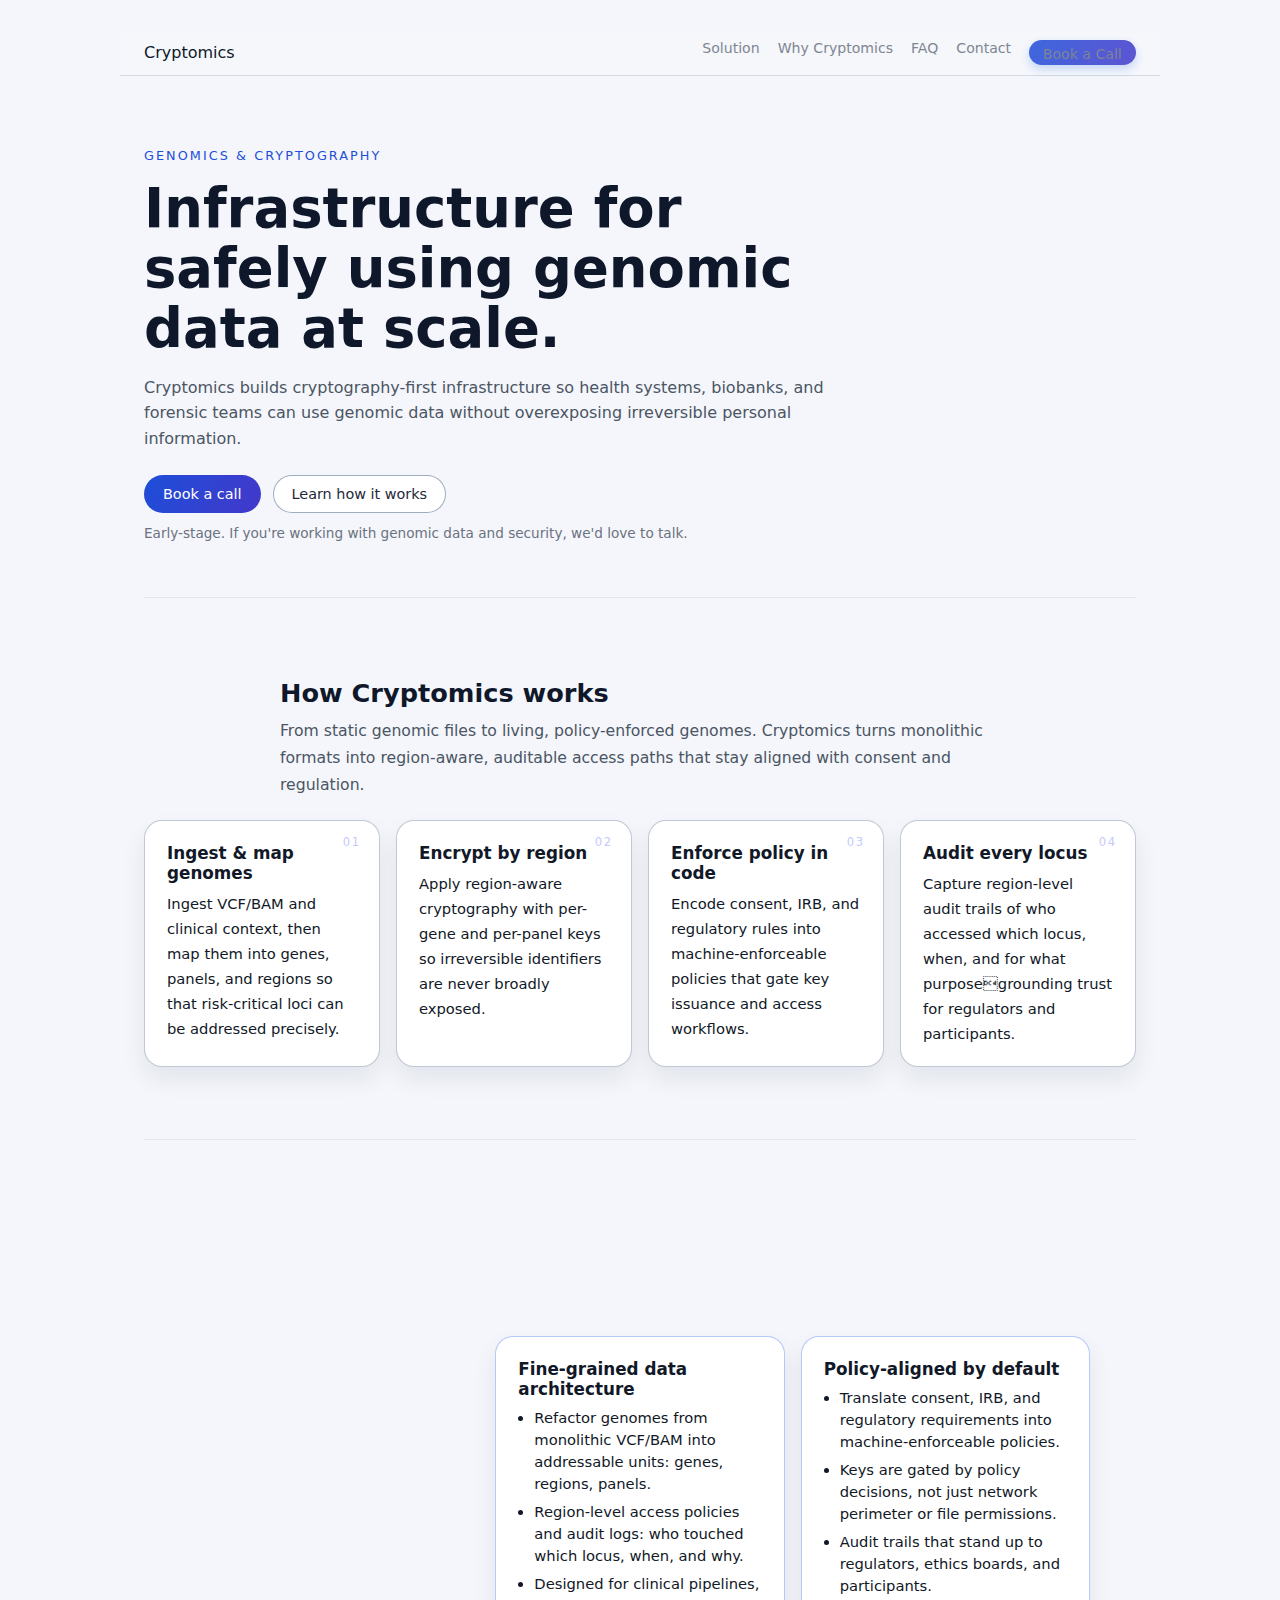
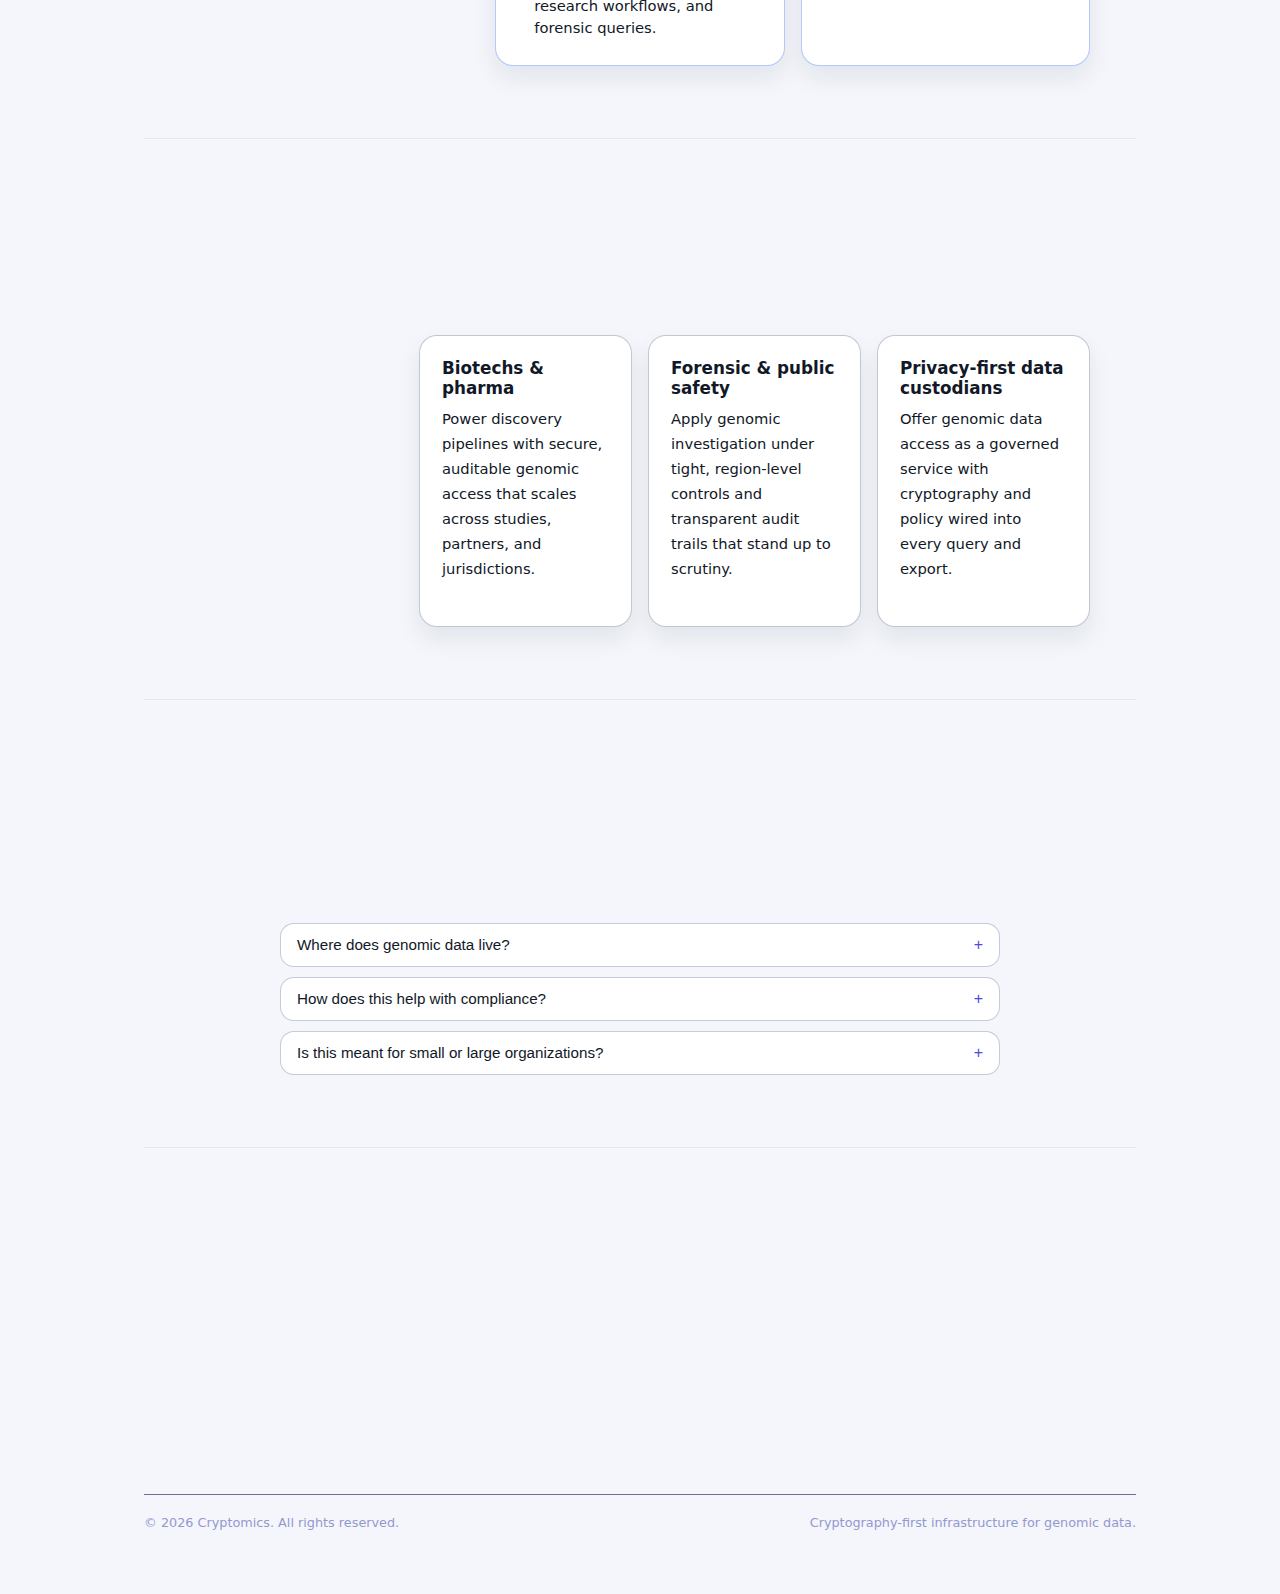
<file: index.html>
<!DOCTYPE html>
<html lang="en">
<head>
  <meta charset="UTF-8" />
  <meta name="viewport" content="width=device-width, initial-scale=1.0" />
  <title>Cryptomics – Securing the Genome</title>
  <meta name="description" content="Cryptomics builds cryptography-first infrastructure for safe, fine-grained access to genomic data." />
  <link rel="stylesheet" href="styles.css" />
</head>
<body>
  <div class="page">
    <header class="site-header">
      <div class="logo">Cryptomics</div>
      <nav class="nav">
        <a href="#how-it-works">Solution</a>
        <a href="#difference">Why Cryptomics</a>
        <a href="#faq">FAQ</a>
        <a href="contact.html">Contact</a>
        <a href="mailto:jcroyle@berkeley.edu" class="nav-cta">Book a Call</a>
      </nav>
    </header>

    <main>
      <section class="hero" id="top">
        <div class="hero-content reveal">
          <p class="eyebrow">GENOMICS & CRYPTOGRAPHY</p>
          <h1>Infrastructure for safely using genomic data at scale.</h1>
          <p class="hero-subtitle">
            Cryptomics builds cryptography-first infrastructure so health systems, biobanks, and forensic teams can use genomic data without
            overexposing irreversible personal information.
          </p>
          <div class="hero-actions">
            <a class="btn primary" href="mailto:hello@cryptomics.net">Book a call</a>
            <a class="btn secondary" href="#how-it-works">Learn how it works</a>
          </div>
          <p class="hero-footnote">Early-stage. If you're working with genomic data and security, we'd love to talk.</p>
        </div>
      </section>

      <section class="section" id="how-it-works">
        <div class="section-header reveal">
          <h2>How Cryptomics works</h2>
          <p>
            From static genomic files to living, policy-enforced genomes. Cryptomics turns monolithic formats into region-aware, auditable access paths
            that stay aligned with consent and regulation.
          </p>
        </div>
        <div class="grid how-grid">
          <div class="card step-card reveal">
            <div class="step-label">01</div>
            <h3>Ingest & map genomes</h3>
            <p>
              Ingest VCF/BAM and clinical context, then map them into genes, panels, and regions so that risk-critical loci can be addressed precisely.
            </p>
          </div>
          <div class="card step-card">
            <div class="step-label">02</div>
            <h3>Encrypt by region</h3>
            <p>
              Apply region-aware cryptography with per-gene and per-panel keys so irreversible identifiers are never broadly exposed.
            </p>
          </div>
          <div class="card step-card">
            <div class="step-label">03</div>
            <h3>Enforce policy in code</h3>
            <p>
              Encode consent, IRB, and regulatory rules into machine-enforceable policies that gate key issuance and access workflows.
            </p>
          </div>
          <div class="card step-card">
            <div class="step-label">04</div>
            <h3>Audit every locus</h3>
            <p>
              Capture region-level audit trails of who accessed which locus, when, and for what purposegrounding trust for regulators and participants.
            </p>
          </div>
        </div>
      </section>

      <section class="section" id="difference">
        <div class="section-header reveal">
          <h2>The Cryptomics difference</h2>
          <p>
            Cryptomics combines modern cryptography, fine-grained data architecture, and machine-enforceable policy to make region-level access control
            feel like a normal analysis workflow.
          </p>
        </div>
        <div class="grid three-cols">
          <div class="card highlight reveal">
            <h3>Region-aware cryptography</h3>
            <ul>
              <li>Per-gene / per-interval keys (e.g., BRCA1, APOE, panels) instead of whole-file secrets.</li>
              <li>Purpose-limited, time-bounded key material using modern primitives (e.g., AES-GCM, KMS).</li>
              <li>Protocols where computations run on encrypted genomes; raw data is rarely decrypted.</li>
            </ul>
          </div>
          <div class="card highlight">
            <h3>Fine-grained data architecture</h3>
            <ul>
              <li>Refactor genomes from monolithic VCF/BAM into addressable units: genes, regions, panels.</li>
              <li>Region-level access policies and audit logs: who touched which locus, when, and why.</li>
              <li>Designed for clinical pipelines, research workflows, and forensic queries.</li>
            </ul>
          </div>
          <div class="card highlight">
            <h3>Policy-aligned by default</h3>
            <ul>
              <li>Translate consent, IRB, and regulatory requirements into machine-enforceable policies.</li>
              <li>Keys are gated by policy decisions, not just network perimeter or file permissions.</li>
              <li>Audit trails that stand up to regulators, ethics boards, and participants.</li>
            </ul>
          </div>
        </div>
      </section>

      <section class="section" id="who">
        <div class="section-header reveal">
          <h2>Who we support</h2>
          <p>
            Cryptomics is built for organizations who need to unlock genomic signal without losing control of irreversible identifiers.
          </p>
        </div>
        <div class="grid two-cols">
          <div class="card reveal">
            <h3>Health systems & biobanks</h3>
            <p>
              Enable precision medicine, risk prediction, and longitudinal research while keeping individual genomes governed by consent and policy.
            </p>
          </div>
          <div class="card">
            <h3>Biotechs & pharma</h3>
            <p>
              Power discovery pipelines with secure, auditable genomic access that scales across studies, partners, and jurisdictions.
            </p>
          </div>
          <div class="card">
            <h3>Forensic & public safety</h3>
            <p>
              Apply genomic investigation under tight, region-level controls and transparent audit trails that stand up to scrutiny.
            </p>
          </div>
          <div class="card">
            <h3>Privacy-first data custodians</h3>
            <p>
              Offer genomic data access as a governed service with cryptography and policy wired into every query and export.
            </p>
          </div>
        </div>
      </section>

      <section class="section" id="faq">
        <div class="section-header reveal">
          <h2>Questions & answers</h2>
          <p>Learn more about how Cryptomics fits into secure genomic workflows.</p>
        </div>
        <div class="faq-list">
          <div class="faq-item reveal">
            <button class="faq-question" type="button">
              <span>Does Cryptomics replace existing genomic pipelines?</span>
              <span class="faq-icon">+</span>
            </button>
            <div class="faq-answer">
              <p>
                Cryptomics is designed to wrap and augment existing tools and file formats, not replace them. It adds region-aware encryption, policy
                enforcement, and audit around the workflows you already run.
              </p>
            </div>
          </div>
          <div class="faq-item">
            <button class="faq-question" type="button">
              <span>Where does genomic data live?</span>
              <span class="faq-icon">+</span>
            </button>
            <div class="faq-answer">
              <p>
                Deployment models are flexible. The goal is that your genomes remain under your control, while Cryptomics manages keys, policies, and
                access enforcement at the region level.
              </p>
            </div>
          </div>
          <div class="faq-item">
            <button class="faq-question" type="button">
              <span>How does this help with compliance?</span>
              <span class="faq-icon">+</span>
            </button>
            <div class="faq-answer">
              <p>
                By encoding consent, IRB constraints, and regulatory requirements directly into policy and key issuance, Cryptomics helps you show
                that genomic access is constrained, auditable, and aligned with governance.
              </p>
            </div>
          </div>
          <div class="faq-item">
            <button class="faq-question" type="button">
              <span>Is this meant for small or large organizations?</span>
              <span class="faq-icon">+</span>
            </button>
            <div class="faq-answer">
              <p>
                Cryptomics is focused on institutions stewarding sensitive genomic cohortsfrom focused research groups to large health systems
                and national biobanks.
              </p>
            </div>
          </div>
        </div>
      </section>

      <section class="section section-alt" id="contact">
        <div class="cta reveal">
          <h2>Working on secure genomics?</h2>
          <p>
            We're speaking with health systems, biobanks, biotechs, and forensic teams who need to safely unlock genomic data. If this is you,
            let's talk.
          </p>
          <a class="btn primary" href="mailto:hello@cryptomics.net">Email Cryptomics</a>
        </div>
      </section>
    </main>

    <footer class="site-footer">
      <span>&copy; <span id="year"></span> Cryptomics. All rights reserved.</span>
      <span>Cryptography-first infrastructure for genomic data.</span>
    </footer>
  </div>

  <script>
    // Footer year
    const yearEl = document.getElementById('year');
    if (yearEl) {
      yearEl.textContent = new Date().getFullYear();
    }

    // FAQ accordion
    const faqItems = document.querySelectorAll('.faq-item');
    faqItems.forEach((item) => {
      const button = item.querySelector('.faq-question');
      const answer = item.querySelector('.faq-answer');
      const icon = item.querySelector('.faq-icon');

      if (!button || !answer || !icon) return;

      button.addEventListener('click', () => {
        const isOpen = item.classList.contains('open');
        faqItems.forEach((other) => {
          other.classList.remove('open');
          const otherAnswer = other.querySelector('.faq-answer');
          const otherIcon = other.querySelector('.faq-icon');
          if (otherAnswer && otherIcon) {
            otherAnswer.style.maxHeight = null;
            otherIcon.textContent = '+';
          }
        });

        if (!isOpen) {
          item.classList.add('open');
          answer.style.maxHeight = answer.scrollHeight + 'px';
          icon.textContent = '–';
        }
      });
    });

    // Scroll-based header styling & active nav links
    const headerEl = document.querySelector('.site-header');
    const navLinks = document.querySelectorAll('.nav a[href^="#"]');
    const sections = Array.from(document.querySelectorAll('main section[id]'));

    const setActiveNav = () => {
      const scrollPos = window.scrollY;
      const offset = headerEl ? headerEl.offsetHeight + 24 : 80;

      let currentId = '';
      for (const section of sections) {
        const top = section.offsetTop - offset - 40;
        if (scrollPos >= top) {
          currentId = section.id;
        }
      }

      navLinks.forEach((link) => {
        const href = link.getAttribute('href') || '';
        const targetId = href.startsWith('#') ? href.slice(1) : null;
        if (targetId && targetId === currentId) {
          link.classList.add('active');
        } else {
          link.classList.remove('active');
        }
      });
    };

    const setHeaderScrolled = () => {
      if (!headerEl) return;
      if (window.scrollY > 10) {
        headerEl.classList.add('scrolled');
      } else {
        headerEl.classList.remove('scrolled');
      }
    };

    window.addEventListener('scroll', () => {
      setHeaderScrolled();
      setActiveNav();
    });

    // Smooth scroll with header offset for in-page nav links
    navLinks.forEach((link) => {
      link.addEventListener('click', (event) => {
        const href = link.getAttribute('href') || '';
        if (!href.startsWith('#')) return;

        const targetId = href.slice(1);
        const target = document.getElementById(targetId);
        if (!target) return;

        event.preventDefault();
        const headerOffset = headerEl ? headerEl.offsetHeight + 12 : 72;
        const targetPosition = target.getBoundingClientRect().top + window.scrollY - headerOffset;

        window.scrollTo({
          top: targetPosition,
          behavior: 'smooth',
        });
      });
    });

    // Scroll reveal using IntersectionObserver
    const revealElements = document.querySelectorAll('.reveal');
    if ('IntersectionObserver' in window && revealElements.length) {
      const revealObserver = new IntersectionObserver(
        (entries) => {
          entries.forEach((entry) => {
            if (entry.isIntersecting) {
              entry.target.classList.add('reveal-visible');
              revealObserver.unobserve(entry.target);
            }
          });
        },
        {
          threshold: 0.2,
        }
      );

      revealElements.forEach((el) => {
        revealObserver.observe(el);
      });
    } else {
      // Fallback: show all immediately
      revealElements.forEach((el) => el.classList.add('reveal-visible'));
    }

    // Initialize state on load
    setHeaderScrolled();
    setActiveNav();
  </script>
</body>
</html>
</file>
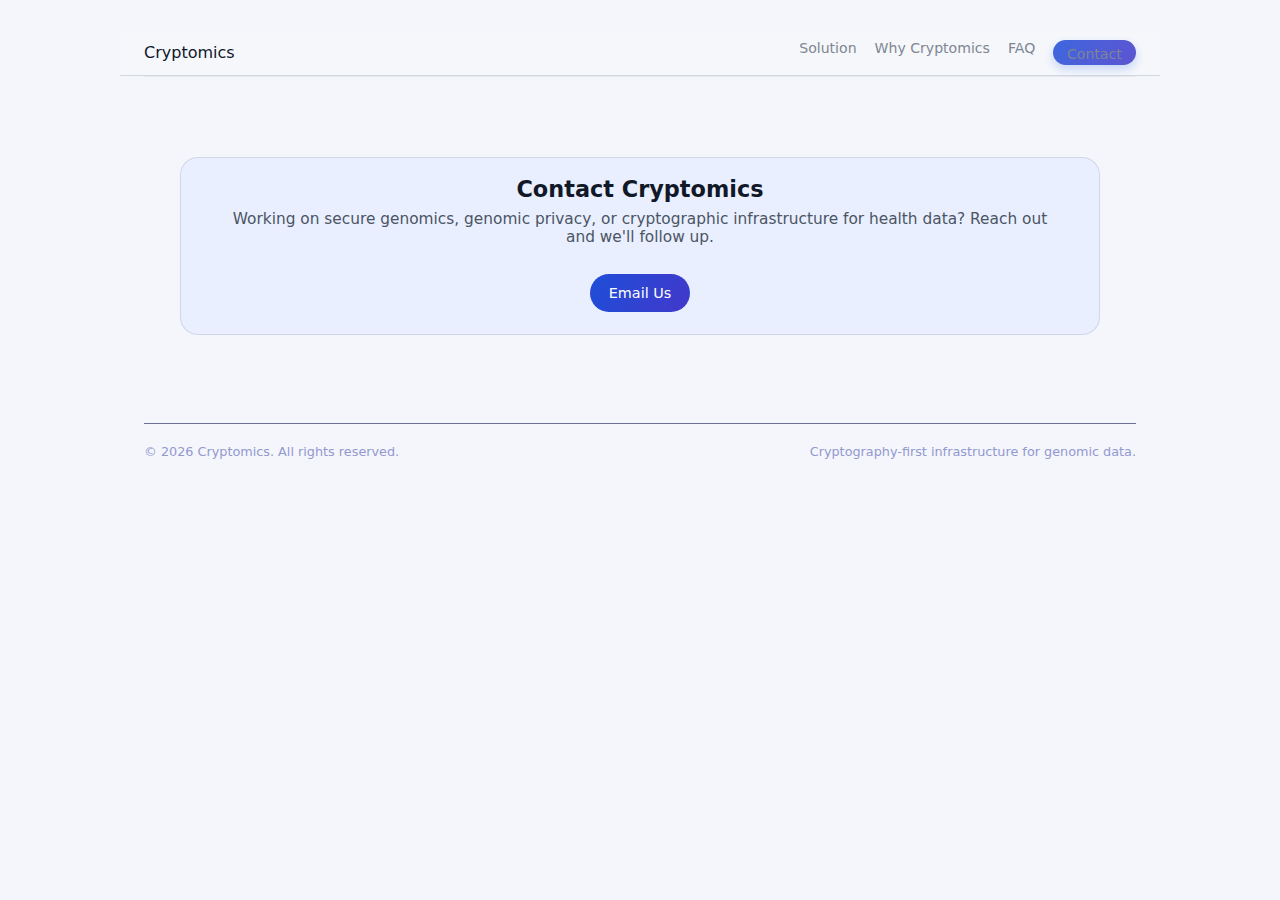
<file: contact.html>
<!DOCTYPE html>
<html lang="en">
<head>
  <meta charset="UTF-8" />
  <meta name="viewport" content="width=device-width, initial-scale=1.0" />
  <title>Contact Cryptomics</title>
  <meta name="description" content="Contact Cryptomics about cryptography-first infrastructure for genomic data." />
  <link rel="stylesheet" href="styles.css" />
</head>
<body>
  <div class="page">
    <header class="site-header">
      <div class="logo">Cryptomics</div>
      <nav class="nav">
        <a href="index.html#features">Solution</a>
        <a href="index.html#difference">Why Cryptomics</a>
        <a href="index.html#faq">FAQ</a>
        <a href="contact.html" class="nav-cta">Contact</a>
      </nav>
    </header>

    <main>
      <section class="section" id="contact">
        <div class="cta">
          <h2>Contact Cryptomics</h2>
          <p>
            Working on secure genomics, genomic privacy, or cryptographic infrastructure for health data? Reach out and we'll follow up.
          </p>
          <a class="btn primary" href="mailto:jcroyle@berkeley.edu">Email Us</a>
        </div>
      </section>
    </main>

    <footer class="site-footer">
      <span>&copy; <span id="year"></span> Cryptomics. All rights reserved.</span>
      <span>Cryptography-first infrastructure for genomic data.</span>
    </footer>
  </div>

  <script>
    const yearEl = document.getElementById('year');
    if (yearEl) {
      yearEl.textContent = new Date().getFullYear();
    }
  </script>
</body>
</html>
</file>
<file: styles.css>
* {
  box-sizing: border-box;
  margin: 0;
  padding: 0;
}

html,
body {
  height: 100%;
}

html {
  scroll-behavior: smooth;
}

body {
  font-family: system-ui, -apple-system, BlinkMacSystemFont, "SF Pro Text", "Inter", sans-serif;
  background: #f4f6fb;
  color: #0f172a;
  -webkit-font-smoothing: antialiased;
}

.page {
  min-height: 100vh;
  max-width: 1040px;
  margin: 0 auto;
  padding: 32px 24px 64px;
}

.site-header {
  display: flex;
  align-items: center;
  justify-content: space-between;
  padding: 8px 24px 10px;
  margin: 0 -24px;
  position: sticky;
  top: 0;
  z-index: 20;
  background: #f5f7fb;
  backdrop-filter: blur(8px);
  border-bottom: 1px solid rgba(148, 163, 184, 0.35);
}

.site-header.scrolled {
  box-shadow: 0 10px 24px rgba(15, 23, 42, 0.12);
  border-bottom: 1px solid rgba(148, 163, 184, 0.5);
}

.logo {
  display: flex;
  align-items: center;
}

.logo img {
  display: block;
  height: 30px;
  width: auto;
  margin-right: 4px;
}

.nav {
  display: flex;
  gap: 18px;
  font-size: 0.88rem;
}

.nav a {
  color: #6b7280;
  text-decoration: none;
  opacity: 0.85;
  padding-bottom: 2px;
  border-bottom: 1px solid transparent;
}

.nav a:hover {
  opacity: 1;
}

.nav a.active {
  opacity: 1;
  color: #111827;
  border-bottom-color: #1d4ed8;
}

.nav-cta {
  padding: 6px 14px;
  border-radius: 999px;
  border: none;
  background: linear-gradient(120deg, #1d4ed8, #4338ca);
  font-weight: 500;
  color: #ffffff;
  box-shadow: 0 4px 10px rgba(37, 99, 235, 0.28);
  opacity: 1;
  text-decoration: none;
  border-bottom: none;
}

.hero {
  padding: 72px 0 56px;
  position: relative;
}

.hero-content {
  max-width: 720px;
}

.eyebrow {
  font-size: 0.8rem;
  letter-spacing: 0.16em;
  text-transform: uppercase;
  color: #1d4ed8;
  margin-bottom: 16px;
}

.hero h1 {
  font-size: clamp(2.6rem, 3vw + 1.4rem, 3.4rem);
  line-height: 1.1;
  margin-bottom: 16px;
}

.hero-subtitle {
  font-size: 1rem;
  color: #4b5563;
  line-height: 1.6;
  margin-bottom: 24px;
}

.section-metrics {
  background: #e9efff;
  border-radius: 18px;
  padding: 22px 40px 32px;
  margin: 12px auto 0;
  max-width: 920px;
  border: 1px solid rgba(148, 163, 184, 0.3);
}

.metrics-grid {
  display: grid;
  grid-template-columns: repeat(3, minmax(0, 1fr));
  gap: 20px;
  margin-top: 20px;
}

.metric-card {
  background: #ffffff;
  border-radius: 18px;
  padding: 16px 18px 14px;
  border: 1px solid rgba(148, 163, 184, 0.55);
}

.metric-number {
  font-size: 1.85rem;
  font-weight: 600;
  color: #111827;
  margin-bottom: 4px;
}

.metric-caption {
  font-size: 0.9rem;
  color: #6b7280;
  line-height: 1.5;
}

.hero-actions {
  display: flex;
  flex-wrap: wrap;
  gap: 12px;
  margin-bottom: 12px;
}

.hero-footnote {
  font-size: 0.85rem;
  color: #6b7280;
  margin-top: 8px;
}

.btn {
  display: inline-flex;
  align-items: center;
  justify-content: center;
  padding: 10px 18px;
  border-radius: 999px;
  font-size: 0.9rem;
  font-weight: 500;
  border: 1px solid transparent;
  cursor: pointer;
  text-decoration: none;
  transition: background 0.15s ease, border-color 0.15s ease, transform 0.08s ease;
}

.btn.primary {
  background: linear-gradient(120deg, #1d4ed8, #4338ca);
  color: #ffffff;
}

.btn.primary:hover {
  transform: translateY(-1px);
}

.btn.secondary {
  background: #ffffff;
  color: #1f2937;
  border-color: rgba(148, 163, 184, 0.9);
}

.btn.secondary:hover {
  background: #e5f0ff;
}

.section {
  padding: 80px 0 48px;
  border-top: 1px solid #e5e7eb;
}

/* Add a bit of extra visual separation between stacked sections */
.section + .section {
  margin-top: 24px;
}

.section-alt {
  margin-top: 16px;
}

.section-header {
  max-width: 720px;
  margin: 0 auto 22px;
  text-align: left;
}

.section-header h2 {
  font-size: 1.6rem;
  margin-bottom: 10px;
}

.section-header p {
  font-size: 0.98rem;
  color: #4b5563;
  line-height: 1.7;
}

.section-label {
  font-size: 0.75rem;
  letter-spacing: 0.16em;
  text-transform: uppercase;
  color: #4f46e5;
  margin-bottom: 6px;
  position: relative;
  display: inline-flex;
  align-items: center;
  gap: 10px;
}

.section-label::after {
  content: "";
  height: 2px;
  width: 40px;
  border-radius: 999px;
  background: linear-gradient(90deg, #4f46e5, #1d4ed8);
}

/* Scroll reveal base styles (original behavior) */
.reveal {
  opacity: 0;
  transform: translateY(14px);
  transition: opacity 0.45s ease-out, transform 0.45s ease-out;
}

.reveal-visible {
  opacity: 1;
  transform: translateY(0);
}

.how-grid {
  grid-template-columns: repeat(4, minmax(0, 1fr));
}

.step-card {
  position: relative;
  padding-top: 28px;
}

.step-label {
  position: absolute;
  top: 14px;
  right: 18px;
  font-size: 0.72rem;
  letter-spacing: 0.16em;
  text-transform: uppercase;
  color: #c4c9ff;
}

.faq-list {
  max-width: 720px;
  margin: 0 auto;
  display: flex;
  flex-direction: column;
  gap: 10px;
}

.faq-item {
  border-radius: 14px;
  border: 1px solid rgba(148, 163, 184, 0.55);
  background: #ffffff;
  overflow: hidden;
}

.faq-question {
  width: 100%;
  padding: 12px 16px;
  background: transparent;
  border: none;
  color: #111827;
  display: flex;
  align-items: center;
  justify-content: space-between;
  font-size: 0.95rem;
  cursor: pointer;
}

.faq-icon {
  margin-left: 12px;
  font-size: 1rem;
  color: #4f46e5;
}

.faq-answer {
  max-height: 0;
  overflow: hidden;
  padding: 0 16px;
  font-size: 0.9rem;
  color: #4b5563;
  line-height: 1.6;
  opacity: 0;
  transition: max-height 0.22s ease, opacity 0.2s ease;
}

.faq-item.open .faq-answer {
  padding-bottom: 10px;
  opacity: 1;
}

.faq-item.open {
  border-color: #1d4ed8;
  background: #eff6ff;
}

.grid {
  display: grid;
  gap: 16px;
  justify-content: flex-start;
}

.two-cols {
  grid-template-columns: repeat(4, minmax(0, 1fr));
  max-width: 900px;
  margin: 0 auto;
}

.three-cols {
  grid-template-columns: repeat(auto-fit, minmax(260px, 1fr));
  max-width: 900px;
  margin: 0 auto;
}

.difference-grid {
  align-items: stretch;
}

.feature-card {
  grid-column: span 2;
}

.card {
  background: #ffffff;
  border: 1px solid rgba(148, 163, 184, 0.6);
  border-radius: 18px;
  padding: 22px 22px 20px;
  font-size: 0.92rem;
  color: #111827;
  box-shadow: 0 12px 24px rgba(15, 23, 42, 0.08);
  transition: transform 0.15s ease, box-shadow 0.15s ease, border-color 0.15s ease,
    background-color 0.15s ease;
  min-height: 180px;
}

.card h3 {
  font-size: 1.05rem;
  margin-bottom: 8px;
}

.card p {
  line-height: 1.7;
}

.card.highlight {
  border-color: rgba(37, 99, 235, 0.35);
}

.card:hover {
  border-color: rgba(37, 99, 235, 0.7);
  background-color: #f9fafb;
  transform: translateY(-3px);
  box-shadow: 0 20px 40px rgba(15, 23, 42, 0.16);
}

.card ul {
  padding-left: 1rem;
}

.card li {
  margin-bottom: 6px;
  line-height: 1.5;
}

.cta {
  border-radius: 18px;
  padding: 18px 40px 22px;
  background: #e9efff;
  border: 1px solid rgba(148, 163, 184, 0.3);
  position: relative;
  overflow: hidden;
  max-width: 920px;
  margin: 0 auto;
  text-align: center;
}

.cta h2 {
  font-size: 1.4rem;
  margin-bottom: 8px;
  color: #111827;
  position: relative;
  z-index: 1;
}

.cta p {
  font-size: 0.96rem;
  margin-bottom: 16px;
  color: #4b5563;
  position: relative;
  z-index: 1;
}

.cta .btn {
  margin-top: 12px;
  margin-left: auto;
  margin-right: auto;
  position: relative;
  z-index: 1;
}

.site-footer {
  margin-top: 40px;
  padding-top: 20px;
  border-top: 1px solid rgba(72, 77, 130, 0.8);
  font-size: 0.8rem;
  color: #9398d1;
  display: flex;
  flex-wrap: wrap;
  gap: 8px;
  justify-content: space-between;
}

@media (max-width: 720px) {
  .site-header {
    flex-direction: column;
    align-items: flex-start;
    gap: 10px;
    padding-left: 16px;
    padding-right: 16px;
    margin-left: -16px;
    margin-right: -16px;
  }

  .hero {
    padding-top: 32px;
  }

  .page {
    padding-left: 16px;
    padding-right: 16px;
  }

  .hero h1 {
    font-size: 2rem;
  }

  .hero-subtitle {
    font-size: 0.95rem;
  }

  .section {
    padding: 24px 0;
  }

  .grid {
    grid-template-columns: minmax(0, 1fr);
  }

  .metrics-grid {
    grid-template-columns: minmax(0, 1fr);
  }

  .section-metrics {
    padding: 28px 20px 26px;
    border-radius: 18px;
  }
}
@media (max-width: 1024px) and (min-width: 721px) {
  .how-grid,
  .two-cols {
    grid-template-columns: repeat(2, minmax(0, 1fr));
  }
}
</file>
